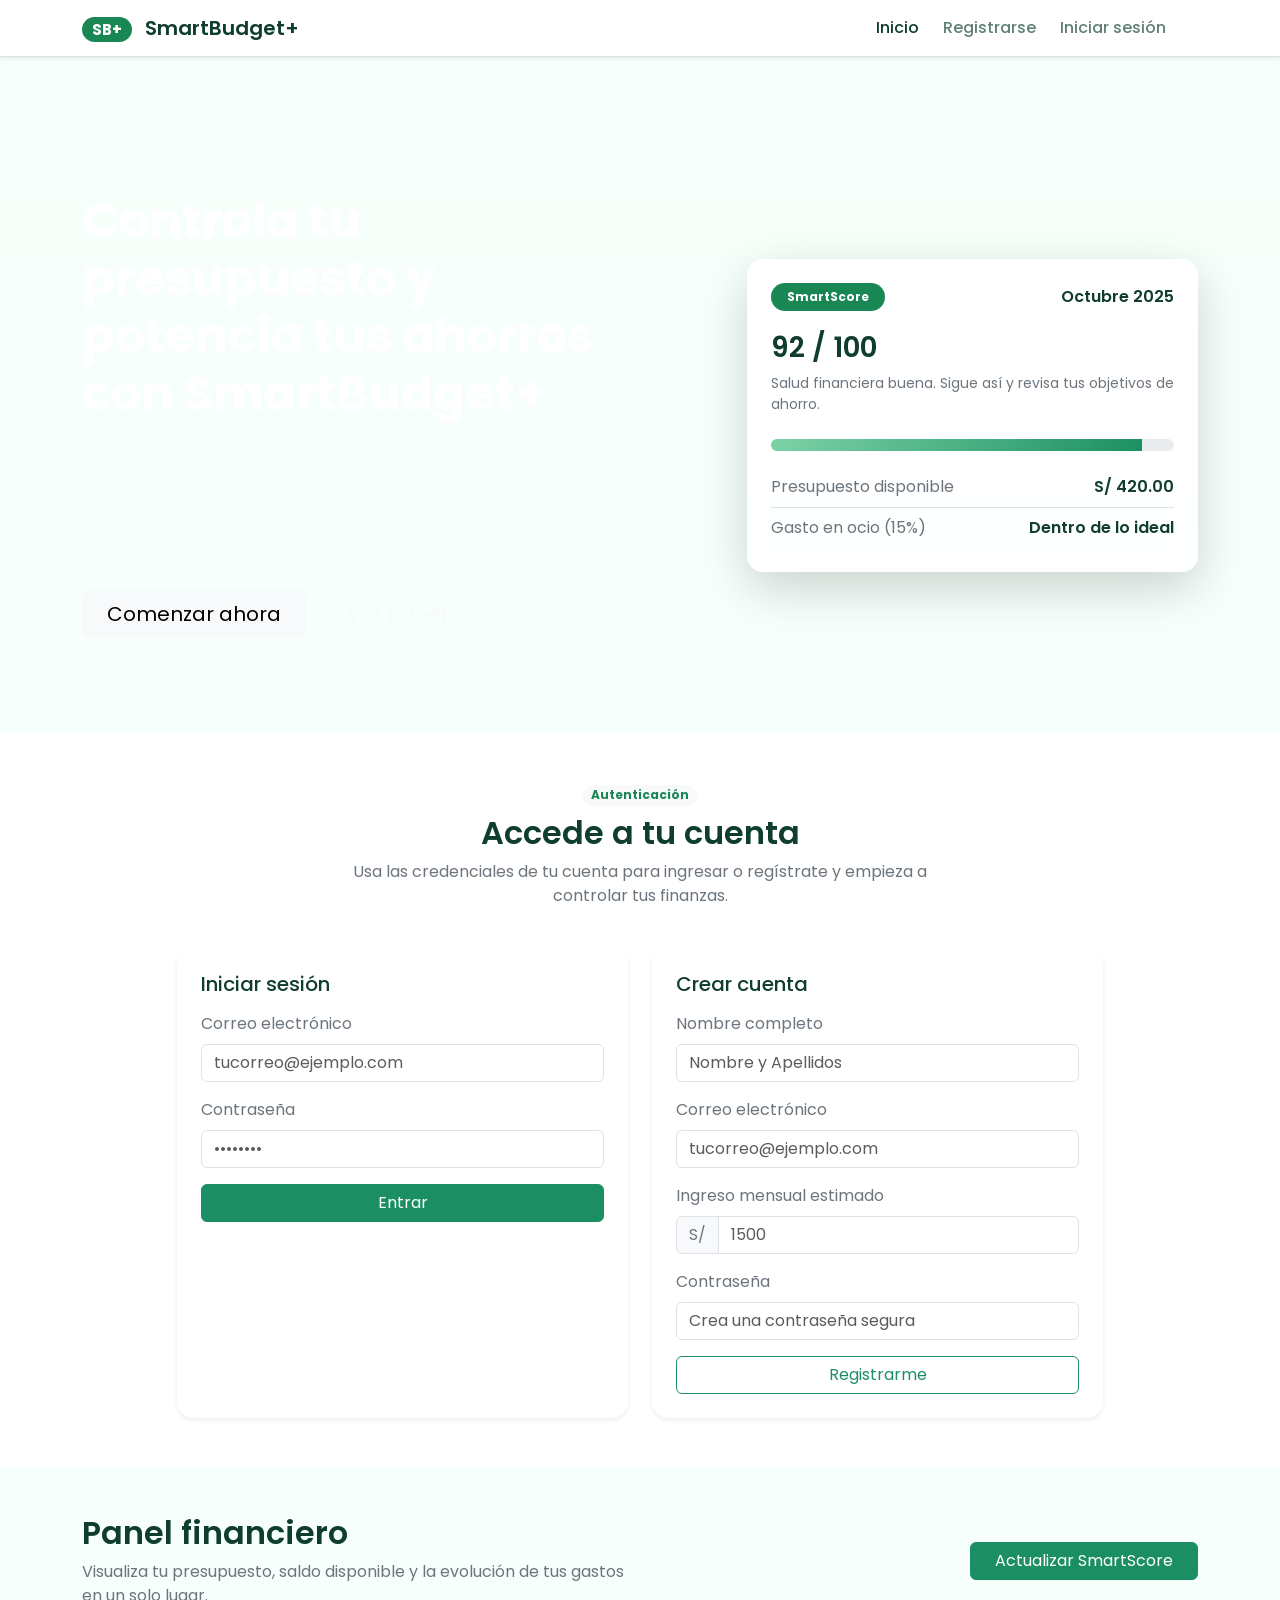
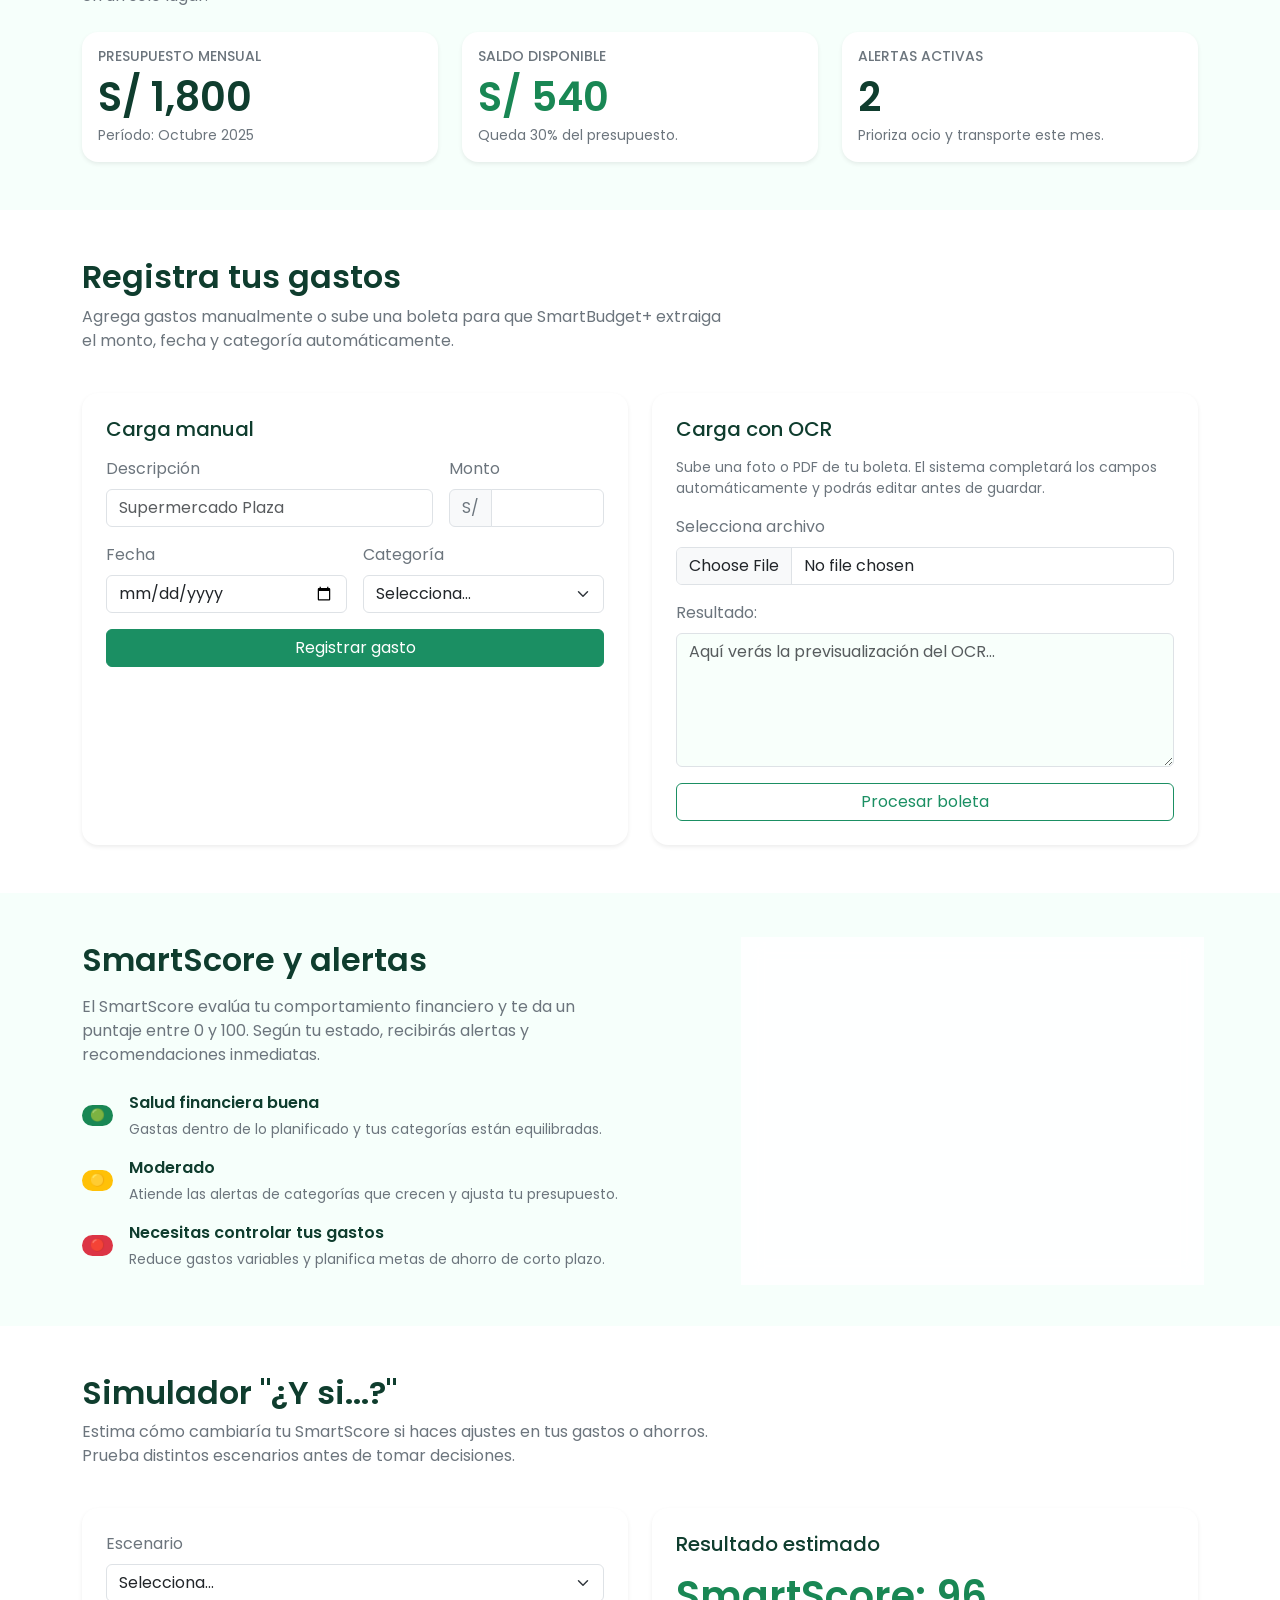
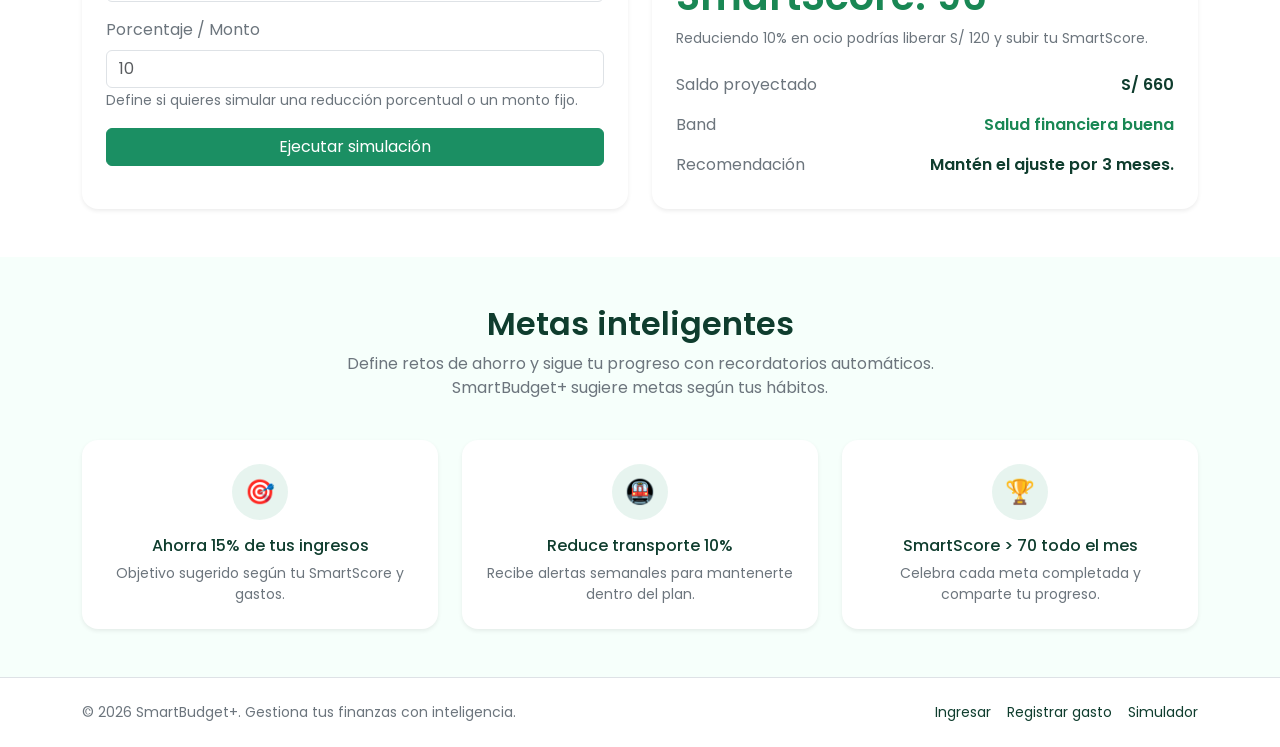
<file: Frontend/index.html>
<!DOCTYPE html>
<html lang="es">

<head>
    <meta charset="UTF-8" />
    <meta http-equiv="X-UA-Compatible" content="IE=edge" />
    <meta name="viewport" content="width=device-width, initial-scale=1.0" />
    <title>SmartBudget+ | Gestor de Ahorros Inteligente</title>
    <link rel="preconnect" href="https://fonts.gstatic.com" crossorigin />
    <link
        href="https://fonts.googleapis.com/css2?family=Poppins:wght@300;400;500;600;700&display=swap"
        rel="stylesheet"
    />
    <link
        href="https://cdn.jsdelivr.net/npm/bootstrap@5.3.3/dist/css/bootstrap.min.css"
        rel="stylesheet"
        integrity="sha384-QWTKZyjpPEjISv5WaRU9OFeRpok6YctnYmDr5pNlyT2bRjXh0JMhjY6hW+ALEwIH"
        crossorigin="anonymous"
    />
    <link rel="stylesheet" href="assets/css/styles.css" />
</head>

<body class="bg-sb-light">
    <nav class="navbar navbar-expand-lg bg-white border-bottom fixed-top shadow-sm">
        <div class="container">
            <a class="navbar-brand fw-semibold text-sb-dark" href="#inicio">
                <span class="badge rounded-pill text-bg-success me-2">SB+</span>
                SmartBudget+
            </a>
            <button class="navbar-toggler" type="button" data-bs-toggle="collapse" data-bs-target="#mainNav"
                aria-controls="mainNav" aria-expanded="false" aria-label="Menú">
                <span class="navbar-toggler-icon"></span>
            </button>
            <div class="collapse navbar-collapse" id="mainNav">
                <ul class="navbar-nav ms-auto gap-2 align-items-lg-center" data-nav-list></ul>
                <div class="ms-lg-4 mt-3 mt-lg-0" data-user-badge></div>
            </div>
        </div>
    </nav>

    <main class="pt-5 mt-5">
        <section id="inicio" class="py-5 bg-gradient">
            <div class="container py-5">
                <div class="row align-items-center g-4">
                    <div class="col-lg-6">
                        <h1 class="display-5 fw-bold text-white mb-4">
                            Controla tu presupuesto y potencia tus ahorros con SmartBudget+
                        </h1>
                        <p class="lead text-white-50">
                            Registra gastos manualmente u obtiene los datos de tus boletas con OCR. Obtén un SmartScore
                            que mide tu salud financiera, recibe alertas inteligentes y simula escenarios para alcanzar tus metas.
                        </p>
                        <div class="d-flex flex-wrap gap-3 mt-4">
                            <a href="#auth" class="btn btn-light btn-lg px-4">Comenzar ahora</a>
                            <a href="#dashboard" class="btn btn-outline-light btn-lg px-4">Ver panel</a>
                        </div>
                    </div>
                    <div class="col-lg-5 ms-auto">
                        <div class="card border-0 shadow-lg glass-card">
                            <div class="card-body p-4">
                                <div class="d-flex align-items-center justify-content-between mb-3">
                                    <span class="badge rounded-pill text-bg-success px-3 py-2">SmartScore</span>
                                    <span class="text-sb-dark fw-semibold">Octubre 2025</span>
                                </div>
                                <p class="fs-3 fw-semibold text-sb-dark mb-1">92 / 100</p>
                                <p class="text-secondary small mb-4">Salud financiera buena. Sigue así y revisa tus objetivos de ahorro.</p>
                                <div class="progress rounded-pill mb-3" style="height: 12px;">
                                    <div class="progress-bar bg-sb-accent" role="progressbar" style="width: 92%;"></div>
                                </div>
                                <ul class="list-unstyled mb-0">
                                    <li class="d-flex justify-content-between align-items-center py-2">
                                        <span class="text-secondary">Presupuesto disponible</span>
                                        <span class="fw-semibold text-sb-dark">S/ 420.00</span>
                                    </li>
                                    <li class="d-flex justify-content-between align-items-center py-2 border-top">
                                        <span class="text-secondary">Gasto en ocio (15%)</span>
                                        <span class="fw-semibold text-sb-dark">Dentro de lo ideal</span>
                                    </li>
                                </ul>
                            </div>
                        </div>
                    </div>
                </div>
            </div>
        </section>

        <section id="auth" class="py-5 bg-white">
            <div class="container">
                <div class="row justify-content-center mb-4">
                    <div class="col-lg-7 text-center">
                        <span class="badge rounded-pill text-bg-light text-success mb-2">Autenticación</span>
                        <h2 class="fw-semibold text-sb-dark">Accede a tu cuenta</h2>
                        <p class="text-secondary">
                            Usa las credenciales de tu cuenta para ingresar o regístrate y empieza a controlar tus finanzas.
                        </p>
                    </div>
                </div>
                <div class="row g-4 justify-content-center">
                    <div class="col-lg-5">
                        <div class="card shadow-sm border-0 h-100">
                            <div class="card-body p-4">
                                <h3 class="h5 text-sb-dark mb-3">Iniciar sesión</h3>
                                <form class="needs-validation" novalidate>
                                    <div class="mb-3">
                                        <label for="loginEmail" class="form-label text-secondary">Correo electrónico</label>
                                        <input type="email" class="form-control" id="loginEmail" placeholder="tucorreo@ejemplo.com" required>
                                    </div>
                                    <div class="mb-3">
                                        <label for="loginPassword" class="form-label text-secondary">Contraseña</label>
                                        <input type="password" class="form-control" id="loginPassword" placeholder="••••••••" required>
                                    </div>
                                    <button type="submit" class="btn btn-success w-100">Entrar</button>
                                </form>
                            </div>
                        </div>
                    </div>
                    <div class="col-lg-5">
                        <div class="card shadow-sm border-0 h-100">
                            <div class="card-body p-4">
                                <h3 class="h5 text-sb-dark mb-3">Crear cuenta</h3>
                                <form class="needs-validation" novalidate>
                                    <div class="mb-3">
                                        <label for="registerName" class="form-label text-secondary">Nombre completo</label>
                                        <input type="text" class="form-control" id="registerName" placeholder="Nombre y Apellidos" required>
                                    </div>
                                    <div class="mb-3">
                                        <label for="registerEmail" class="form-label text-secondary">Correo electrónico</label>
                                        <input type="email" class="form-control" id="registerEmail" placeholder="tucorreo@ejemplo.com" required>
                                    </div>
                                    <div class="mb-3">
                                        <label for="registerIncome" class="form-label text-secondary">Ingreso mensual estimado</label>
                                        <div class="input-group">
                                            <span class="input-group-text text-secondary bg-light">S/</span>
                                            <input type="number" min="0" class="form-control" id="registerIncome" placeholder="1500">
                                        </div>
                                    </div>
                                    <div class="mb-3">
                                        <label for="registerPassword" class="form-label text-secondary">Contraseña</label>
                                        <input type="password" class="form-control" id="registerPassword" placeholder="Crea una contraseña segura" required>
                                    </div>
                                    <button type="submit" class="btn btn-outline-success w-100">Registrarme</button>
                                </form>
                            </div>
                        </div>
                    </div>
                </div>
            </div>
        </section>

        <section id="dashboard" class="py-5 bg-sb-light">
            <div class="container">
                <div class="row justify-content-between align-items-center mb-4">
                    <div class="col-lg-6">
                        <h2 class="fw-semibold text-sb-dark mb-2">Panel financiero</h2>
                        <p class="text-secondary mb-0">
                            Visualiza tu presupuesto, saldo disponible y la evolución de tus gastos en un solo lugar.
                        </p>
                    </div>
                    <div class="col-lg-4 text-lg-end">
                        <button class="btn btn-success px-4">Actualizar SmartScore</button>
                    </div>
                </div>
                <div class="row g-4">
                    <div class="col-md-4">
                        <div class="card border-0 shadow-sm h-100">
                            <div class="card-body">
                                <h5 class="text-secondary text-uppercase small mb-2">Presupuesto mensual</h5>
                                <p class="display-6 fw-semibold text-sb-dark mb-1">S/ 1,800</p>
                                <p class="text-secondary small mb-0">Período: Octubre 2025</p>
                            </div>
                        </div>
                    </div>
                    <div class="col-md-4">
                        <div class="card border-0 shadow-sm h-100">
                            <div class="card-body">
                                <h5 class="text-secondary text-uppercase small mb-2">Saldo disponible</h5>
                                <p class="display-6 fw-semibold text-success mb-1">S/ 540</p>
                                <p class="text-secondary small mb-0">Queda 30% del presupuesto.</p>
                            </div>
                        </div>
                    </div>
                    <div class="col-md-4">
                        <div class="card border-0 shadow-sm h-100">
                            <div class="card-body">
                                <h5 class="text-secondary text-uppercase small mb-2">Alertas activas</h5>
                                <p class="display-6 fw-semibold text-sb-dark mb-1">2</p>
                                <p class="text-secondary small mb-0">Prioriza ocio y transporte este mes.</p>
                            </div>
                        </div>
                    </div>
                </div>
            </div>
        </section>

        <section id="gastos" class="py-5 bg-white">
            <div class="container">
                <div class="row mb-4">
                    <div class="col-lg-7">
                        <h2 class="fw-semibold text-sb-dark mb-2">Registra tus gastos</h2>
                        <p class="text-secondary">
                            Agrega gastos manualmente o sube una boleta para que SmartBudget+ extraiga el monto, fecha y categoría automáticamente.
                        </p>
                    </div>
                </div>
                <div class="row g-4">
                    <div class="col-lg-6">
                        <div class="card border-0 shadow-sm h-100">
                            <div class="card-body p-4">
                                <h3 class="h5 text-sb-dark mb-3">Carga manual</h3>
                                <form class="row g-3 needs-validation" novalidate>
                                    <div class="col-md-8">
                                        <label class="form-label text-secondary">Descripción</label>
                                        <input type="text" class="form-control" placeholder="Supermercado Plaza" required>
                                    </div>
                                    <div class="col-md-4">
                                        <label class="form-label text-secondary">Monto</label>
                                        <div class="input-group">
                                            <span class="input-group-text text-secondary bg-light">S/</span>
                                            <input type="number" min="0" step="0.01" class="form-control" required>
                                        </div>
                                    </div>
                                    <div class="col-md-6">
                                        <label class="form-label text-secondary">Fecha</label>
                                        <input type="date" class="form-control" required>
                                    </div>
                                    <div class="col-md-6">
                                        <label class="form-label text-secondary">Categoría</label>
                                        <select class="form-select" required>
                                            <option value="">Selecciona...</option>
                                            <option value="alimentacion">Alimentación</option>
                                            <option value="transporte">Transporte</option>
                                            <option value="servicios">Servicios</option>
                                            <option value="ocio">Ocio</option>
                                            <option value="salud">Salud</option>
                                            <option value="educacion">Educación</option>
                                            <option value="otros">Otros</option>
                                        </select>
                                    </div>
                                    <div class="col-12">
                                        <button class="btn btn-success w-100">Registrar gasto</button>
                                    </div>
                                </form>
                            </div>
                        </div>
                    </div>
                    <div class="col-lg-6">
                        <div class="card border-0 shadow-sm h-100">
                            <div class="card-body p-4">
                                <h3 class="h5 text-sb-dark mb-3">Carga con OCR</h3>
                                <p class="text-secondary small">
                                    Sube una foto o PDF de tu boleta. El sistema completará los campos automáticamente y podrás editar antes de guardar.
                                </p>
                                <form class="vstack gap-3 needs-validation" novalidate>
                                    <div>
                                        <label class="form-label text-secondary">Selecciona archivo</label>
                                        <input class="form-control" type="file" accept="image/*,.pdf" required>
                                    </div>
                                    <div>
                                        <label class="form-label text-secondary">Resultado:</label>
                                        <textarea class="form-control small" rows="5" placeholder="Aquí verás la previsualización del OCR..." readonly></textarea>
                                    </div>
                                    <button class="btn btn-outline-success">Procesar boleta</button>
                                </form>
                            </div>
                        </div>
                    </div>
                </div>
            </div>
        </section>

        <section id="smart" class="py-5 bg-sb-light">
            <div class="container">
                <div class="row g-4 align-items-center">
                    <div class="col-lg-6">
                        <h2 class="fw-semibold text-sb-dark mb-3">SmartScore y alertas</h2>
                        <p class="text-secondary">
                            El SmartScore evalúa tu comportamiento financiero y te da un puntaje entre 0 y 100.
                            Según tu estado, recibirás alertas y recomendaciones inmediatas.
                        </p>
                        <div class="list-group list-group-flush">
                            <div class="list-group-item bg-transparent px-0 d-flex align-items-center">
                                <span class="badge rounded-pill text-bg-success me-3">🟢</span>
                                <div>
                                    <p class="fw-semibold text-sb-dark mb-1">Salud financiera buena</p>
                                    <p class="text-secondary small mb-0">Gastas dentro de lo planificado y tus categorías están equilibradas.</p>
                                </div>
                            </div>
                            <div class="list-group-item bg-transparent px-0 d-flex align-items-center">
                                <span class="badge rounded-pill text-bg-warning me-3">🟡</span>
                                <div>
                                    <p class="fw-semibold text-sb-dark mb-1">Moderado</p>
                                    <p class="text-secondary small mb-0">Atiende las alertas de categorías que crecen y ajusta tu presupuesto.</p>
                                </div>
                            </div>
                            <div class="list-group-item bg-transparent px-0 d-flex align-items-center">
                                <span class="badge rounded-pill text-bg-danger me-3">🔴</span>
                                <div>
                                    <p class="fw-semibold text-sb-dark mb-1">Necesitas controlar tus gastos</p>
                                    <p class="text-secondary small mb-0">Reduce gastos variables y planifica metas de ahorro de corto plazo.</p>
                                </div>
                            </div>
                        </div>
                    </div>
                    <div class="col-lg-5 ms-lg-auto">
                        <div class="card border-0 shadow-sm glass-card">
                            <div class="card-body p-4">
                                <h5 class="text-secondary text-uppercase small mb-3">Alertas recientes</h5>
                                <div class="alert alert-warning d-flex align-items-start gap-2 mb-3">
                                    <span class="fw-semibold">⚠️ Presupuesto</span>
                                    <span>Te queda 25% del presupuesto mensual.</span>
                                </div>
                                <div class="alert alert-danger d-flex align-items-start gap-2 mb-3">
                                    <span class="fw-semibold">💸 Ocio</span>
                                    <span>El gasto en ocio subió 30% este mes.</span>
                                </div>
                                <div class="alert alert-success d-flex align-items-start gap-2 mb-0">
                                    <span class="fw-semibold">✅ Meta alcanzada</span>
                                    <span>Ahorraste el 15% de tus ingresos en octubre.</span>
                                </div>
                            </div>
                        </div>
                    </div>
                </div>
            </div>
        </section>

        <section id="simulador" class="py-5 bg-white">
            <div class="container">
                <div class="row mb-4">
                    <div class="col-lg-7">
                        <h2 class="fw-semibold text-sb-dark mb-2">Simulador "¿Y si...?"</h2>
                        <p class="text-secondary">
                            Estima cómo cambiaría tu SmartScore si haces ajustes en tus gastos o ahorros. Prueba distintos escenarios antes de tomar decisiones.
                        </p>
                    </div>
                </div>
                <div class="row g-4">
                    <div class="col-lg-6">
                        <div class="card border-0 shadow-sm h-100">
                            <div class="card-body p-4">
                                <form class="vstack gap-3 needs-validation" novalidate>
                                    <div>
                                        <label class="form-label text-secondary">Escenario</label>
                                        <select class="form-select" required>
                                            <option value="">Selecciona...</option>
                                            <option value="reduce_expenses">Reducir gasto en ocio 10%</option>
                                            <option value="increase_savings">Ahorrar S/100 adicionales</option>
                                            <option value="custom">Ajustes personalizados</option>
                                        </select>
                                    </div>
                                    <div>
                                        <label class="form-label text-secondary">Porcentaje / Monto</label>
                                        <input type="number" class="form-control" placeholder="10">
                                        <small class="text-secondary">Define si quieres simular una reducción porcentual o un monto fijo.</small>
                                    </div>
                                    <div class="d-grid">
                                        <button class="btn btn-success">Ejecutar simulación</button>
                                    </div>
                                </form>
                            </div>
                        </div>
                    </div>
                    <div class="col-lg-6">
                        <div class="card border-0 shadow-sm h-100">
                            <div class="card-body p-4">
                                <h3 class="h5 text-sb-dark mb-3">Resultado estimado</h3>
                                <p class="display-6 text-success fw-semibold mb-2">SmartScore: 96</p>
                                <p class="text-secondary small mb-3">Reduciendo 10% en ocio podrías liberar S/ 120 y subir tu SmartScore.</p>
                                <ul class="list-group list-group-flush">
                                    <li class="list-group-item bg-transparent px-0 d-flex justify-content-between">
                                        <span class="text-secondary">Saldo proyectado</span>
                                        <span class="fw-semibold text-sb-dark">S/ 660</span>
                                    </li>
                                    <li class="list-group-item bg-transparent px-0 d-flex justify-content-between">
                                        <span class="text-secondary">Band</span>
                                        <span class="fw-semibold text-success">Salud financiera buena</span>
                                    </li>
                                    <li class="list-group-item bg-transparent px-0 d-flex justify-content-between">
                                        <span class="text-secondary">Recomendación</span>
                                        <span class="fw-semibold text-sb-dark">Mantén el ajuste por 3 meses.</span>
                                    </li>
                                </ul>
                            </div>
                        </div>
                    </div>
                </div>
            </div>
        </section>

        <section id="metas" class="py-5 bg-sb-light">
            <div class="container">
                <div class="row justify-content-center mb-4">
                    <div class="col-lg-7 text-center">
                        <h2 class="fw-semibold text-sb-dark mb-2">Metas inteligentes</h2>
                        <p class="text-secondary">
                            Define retos de ahorro y sigue tu progreso con recordatorios automáticos. SmartBudget+ sugiere metas según tus hábitos.
                        </p>
                    </div>
                </div>
                <div class="row g-4">
                    <div class="col-md-4">
                        <div class="card border-0 shadow-sm h-100">
                            <div class="card-body p-4 text-center">
                                <div class="icon-circle bg-sb-accent-subtle text-sb-dark mb-3">
                                    <span class="fs-4">🎯</span>
                                </div>
                                <h3 class="h6 text-sb-dark mb-2">Ahorra 15% de tus ingresos</h3>
                                <p class="text-secondary small mb-0">Objetivo sugerido según tu SmartScore y gastos.</p>
                            </div>
                        </div>
                    </div>
                    <div class="col-md-4">
                        <div class="card border-0 shadow-sm h-100">
                            <div class="card-body p-4 text-center">
                                <div class="icon-circle bg-sb-accent-subtle text-sb-dark mb-3">
                                    <span class="fs-4">🚇</span>
                                </div>
                                <h3 class="h6 text-sb-dark mb-2">Reduce transporte 10%</h3>
                                <p class="text-secondary small mb-0">Recibe alertas semanales para mantenerte dentro del plan.</p>
                            </div>
                        </div>
                    </div>
                    <div class="col-md-4">
                        <div class="card border-0 shadow-sm h-100">
                            <div class="card-body p-4 text-center">
                                <div class="icon-circle bg-sb-accent-subtle text-sb-dark mb-3">
                                    <span class="fs-4">🏆</span>
                                </div>
                                <h3 class="h6 text-sb-dark mb-2">SmartScore > 70 todo el mes</h3>
                                <p class="text-secondary small mb-0">Celebra cada meta completada y comparte tu progreso.</p>
                            </div>
                        </div>
                    </div>
                </div>
            </div>
        </section>
    </main>

    <footer class="py-4 bg-white border-top">
        <div class="container d-flex flex-column flex-lg-row justify-content-between align-items-center gap-3">
            <p class="mb-0 text-secondary small">
                © <span id="currentYear"></span> SmartBudget+. Gestiona tus finanzas con inteligencia.
            </p>
            <div class="d-flex gap-3 small">
                <a href="#auth" class="text-decoration-none text-sb-dark">Ingresar</a>
                <a href="#gastos" class="text-decoration-none text-sb-dark">Registrar gasto</a>
                <a href="#simulador" class="text-decoration-none text-sb-dark">Simulador</a>
            </div>
        </div>
    </footer>

    <script
        src="https://cdn.jsdelivr.net/npm/bootstrap@5.3.3/dist/js/bootstrap.bundle.min.js"
        integrity="sha384-YvpcrYf0tY3lHB60NNkmXc5s9fDVZLESaAA55NDzOxhy9GkcIdslK1eN7N6jIeHz"
        crossorigin="anonymous"
    ></script>
    <script src="assets/js/core.js"></script>
    <script src="assets/js/app.js"></script>
</body>

</html>
</file>
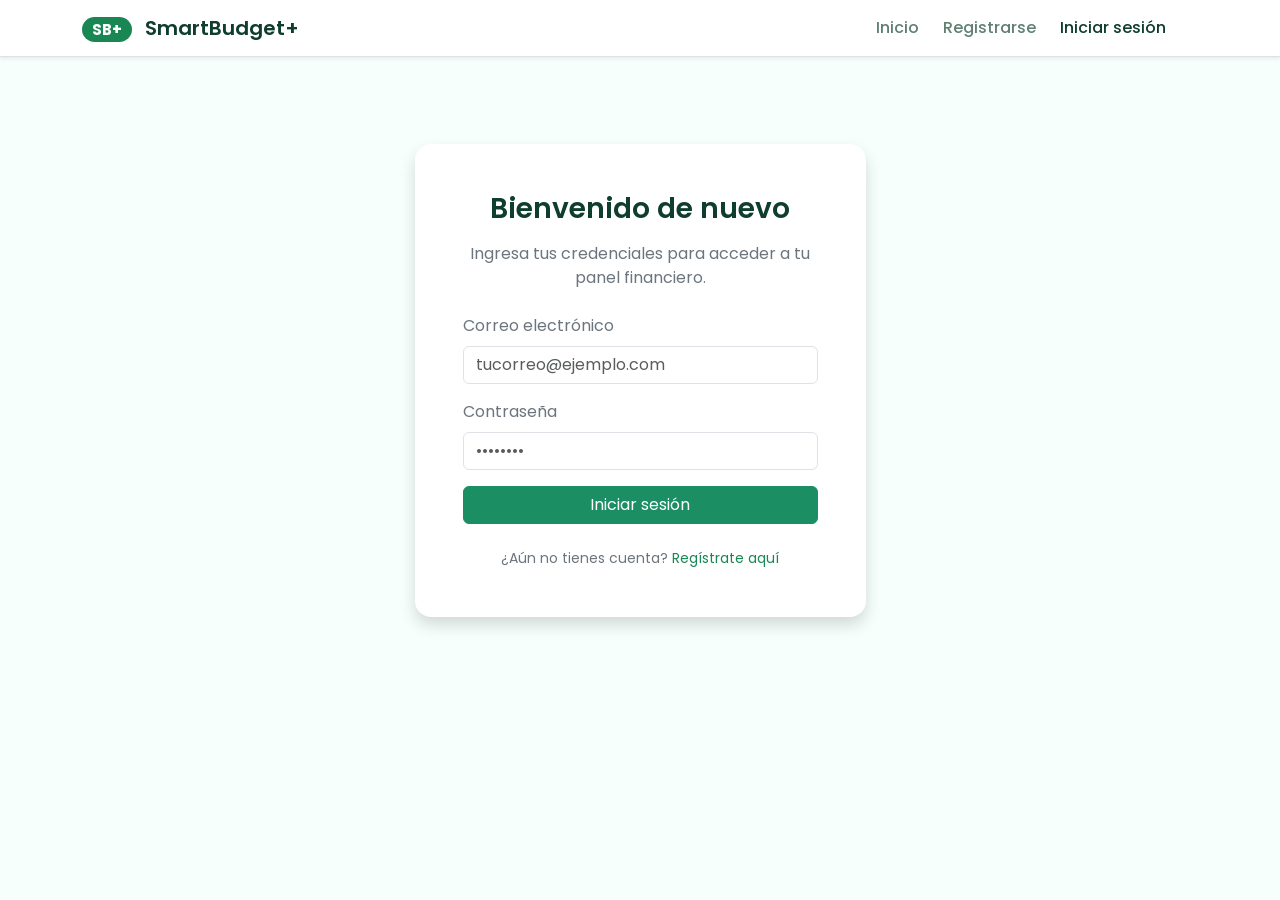
<file: Frontend/pages/login.html>
<!DOCTYPE html>
<html lang="es">

<head>
    <meta charset="UTF-8" />
    <meta name="viewport" content="width=device-width, initial-scale=1.0" />
    <title>SmartBudget+ | Iniciar sesión</title>
    <link
        href="https://fonts.googleapis.com/css2?family=Poppins:wght@300;400;500;600;700&display=swap"
        rel="stylesheet"
    />
    <link
        href="https://cdn.jsdelivr.net/npm/bootstrap@5.3.3/dist/css/bootstrap.min.css"
        rel="stylesheet"
        integrity="sha384-QWTKZyjpPEjISv5WaRU9OFeRpok6YctnYmDr5pNlyT2bRjXh0JMhjY6hW+ALEwIH"
        crossorigin="anonymous"
    />
    <link rel="stylesheet" href="../assets/css/styles.css" />
</head>

<body class="bg-sb-light">
    <nav class="navbar navbar-expand-lg bg-white border-bottom fixed-top shadow-sm">
        <div class="container">
            <a class="navbar-brand fw-semibold text-sb-dark" href="../index.html">
                <span class="badge rounded-pill text-bg-success me-2">SB+</span>
                SmartBudget+
            </a>
            <button class="navbar-toggler" type="button" data-bs-toggle="collapse" data-bs-target="#mainNav"
                aria-controls="mainNav" aria-expanded="false" aria-label="Menú">
                <span class="navbar-toggler-icon"></span>
            </button>
            <div class="collapse navbar-collapse" id="mainNav">
                <ul class="navbar-nav ms-auto gap-2 align-items-lg-center" data-nav-list></ul>
                <div class="ms-lg-4 mt-3 mt-lg-0" data-user-badge></div>
            </div>
        </div>
    </nav>

    <main class="pt-5 mt-5">
        <section class="py-5">
            <div class="container">
                <div class="row justify-content-center">
                    <div class="col-lg-5">
                        <div class="card shadow border-0">
                            <div class="card-body p-4 p-lg-5">
                                <h1 class="h3 fw-semibold text-sb-dark mb-3 text-center">Bienvenido de nuevo</h1>
                                <p class="text-secondary text-center mb-4">
                                    Ingresa tus credenciales para acceder a tu panel financiero.
                                </p>
                                <div id="alertContainer"></div>
                                <form id="loginForm" class="vstack gap-3">
                                    <div>
                                        <label for="email" class="form-label text-secondary">Correo electrónico</label>
                                        <input type="email" class="form-control" id="email" required placeholder="tucorreo@ejemplo.com" />
                                    </div>
                                    <div>
                                        <label for="password" class="form-label text-secondary">Contraseña</label>
                                        <input type="password" class="form-control" id="password" required placeholder="••••••••" />
                                    </div>
                                    <button type="submit" class="btn btn-success w-100">Iniciar sesión</button>
                                </form>
                                <p class="text-center text-secondary small mt-4 mb-0">
                                    ¿Aún no tienes cuenta?
                                    <a href="register.html" class="text-decoration-none text-success">Regístrate aquí</a>
                                </p>
                            </div>
                        </div>
                    </div>
                </div>
            </div>
        </section>
    </main>

    <script
        src="https://cdn.jsdelivr.net/npm/bootstrap@5.3.3/dist/js/bootstrap.bundle.min.js"
        integrity="sha384-YvpcrYf0tY3lHB60NNkmXc5s9fDVZLESaAA55NDzOxhy9GkcIdslK1eN7N6jIeHz"
        crossorigin="anonymous"
    ></script>
    <script src="../assets/js/core.js"></script>
    <script src="../assets/js/login.js"></script>
</body>

</html>
</file>
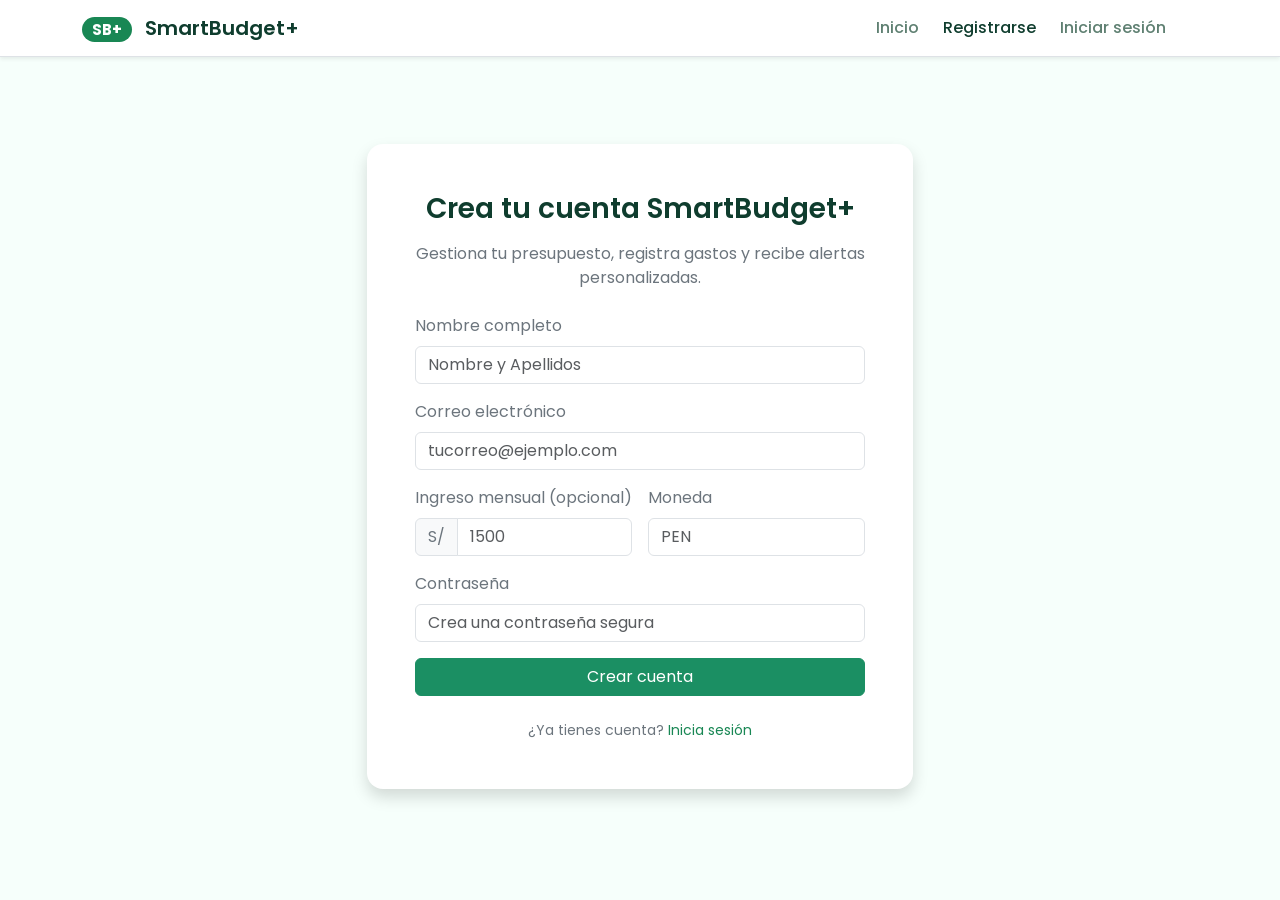
<file: Frontend/pages/register.html>
<!DOCTYPE html>
<html lang="es">

<head>
    <meta charset="UTF-8" />
    <meta name="viewport" content="width=device-width, initial-scale=1.0" />
    <title>SmartBudget+ | Crear cuenta</title>
    <link
        href="https://fonts.googleapis.com/css2?family=Poppins:wght@300;400;500;600;700&display=swap"
        rel="stylesheet"
    />
    <link
        href="https://cdn.jsdelivr.net/npm/bootstrap@5.3.3/dist/css/bootstrap.min.css"
        rel="stylesheet"
        integrity="sha384-QWTKZyjpPEjISv5WaRU9OFeRpok6YctnYmDr5pNlyT2bRjXh0JMhjY6hW+ALEwIH"
        crossorigin="anonymous"
    />
    <link rel="stylesheet" href="../assets/css/styles.css" />
</head>

<body class="bg-sb-light">
    <nav class="navbar navbar-expand-lg bg-white border-bottom fixed-top shadow-sm">
        <div class="container">
            <a class="navbar-brand fw-semibold text-sb-dark" href="../index.html">
                <span class="badge rounded-pill text-bg-success me-2">SB+</span>
                SmartBudget+
            </a>
            <button class="navbar-toggler" type="button" data-bs-toggle="collapse" data-bs-target="#mainNav"
                aria-controls="mainNav" aria-expanded="false" aria-label="Menú">
                <span class="navbar-toggler-icon"></span>
            </button>
            <div class="collapse navbar-collapse" id="mainNav">
                <ul class="navbar-nav ms-auto gap-2 align-items-lg-center" data-nav-list></ul>
                <div class="ms-lg-4 mt-3 mt-lg-0" data-user-badge></div>
            </div>
        </div>
    </nav>

    <main class="pt-5 mt-5">
        <section class="py-5">
            <div class="container">
                <div class="row justify-content-center">
                    <div class="col-lg-6">
                        <div class="card shadow border-0">
                            <div class="card-body p-4 p-lg-5">
                                <h1 class="h3 fw-semibold text-sb-dark mb-3 text-center">Crea tu cuenta SmartBudget+</h1>
                                <p class="text-secondary text-center mb-4">
                                    Gestiona tu presupuesto, registra gastos y recibe alertas personalizadas.
                                </p>
                                <div id="alertContainer"></div>
                                <form id="registerForm" class="row g-3">
                                    <div class="col-12">
                                        <label for="full_name" class="form-label text-secondary">Nombre completo</label>
                                        <input type="text" class="form-control" id="full_name" required placeholder="Nombre y Apellidos" />
                                    </div>
                                    <div class="col-12">
                                        <label for="email" class="form-label text-secondary">Correo electrónico</label>
                                        <input type="email" class="form-control" id="email" required placeholder="tucorreo@ejemplo.com" />
                                    </div>
                                    <div class="col-md-6">
                                        <label for="monthly_income" class="form-label text-secondary">Ingreso mensual (opcional)</label>
                                        <div class="input-group">
                                            <span class="input-group-text bg-light text-secondary">S/</span>
                                            <input type="number" min="0" class="form-control" id="monthly_income" placeholder="1500" />
                                        </div>
                                    </div>
                                    <div class="col-md-6">
                                        <label for="default_currency" class="form-label text-secondary">Moneda</label>
                                        <input type="text" class="form-control" id="default_currency" maxlength="3" placeholder="PEN" />
                                    </div>
                                    <div class="col-12">
                                        <label for="password" class="form-label text-secondary">Contraseña</label>
                                        <input type="password" class="form-control" id="password" required placeholder="Crea una contraseña segura" />
                                    </div>
                                    <div class="col-12">
                                        <button type="submit" class="btn btn-success w-100">Crear cuenta</button>
                                    </div>
                                </form>
                                <p class="text-center text-secondary small mt-4 mb-0">
                                    ¿Ya tienes cuenta?
                                    <a href="login.html" class="text-decoration-none text-success">Inicia sesión</a>
                                </p>
                            </div>
                        </div>
                    </div>
                </div>
            </div>
        </section>
    </main>

    <script
        src="https://cdn.jsdelivr.net/npm/bootstrap@5.3.3/dist/js/bootstrap.bundle.min.js"
        integrity="sha384-YvpcrYf0tY3lHB60NNkmXc5s9fDVZLESaAA55NDzOxhy9GkcIdslK1eN7N6jIeHz"
        crossorigin="anonymous"
    ></script>
    <script src="../assets/js/core.js"></script>
    <script src="../assets/js/register.js"></script>
</body>

</html>
</file>
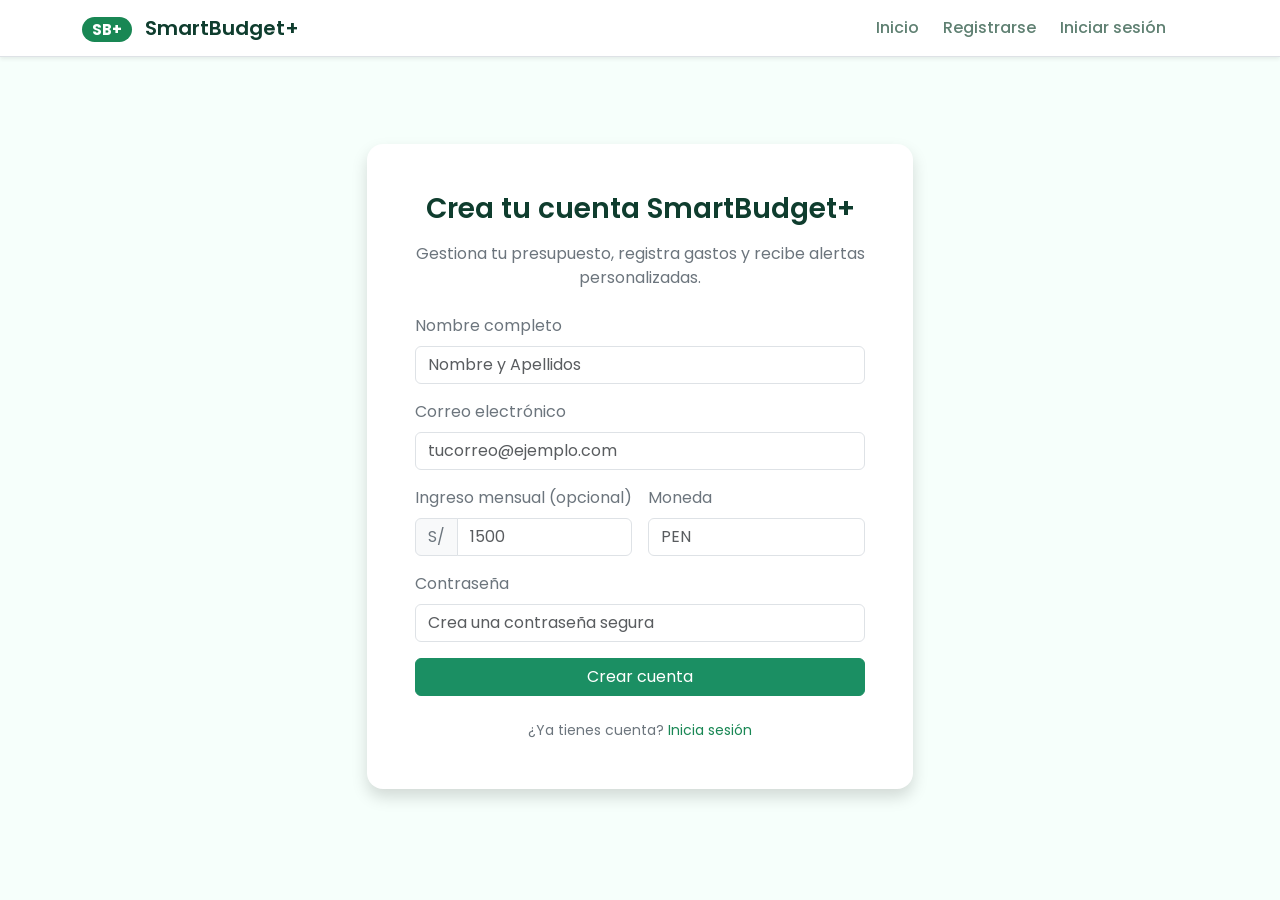
<file: Frontend/pages/registro.html>
<!DOCTYPE html>
<html lang="es">

<head>
    <meta charset="UTF-8" />
    <meta name="viewport" content="width=device-width, initial-scale=1.0" />
    <title>SmartBudget+ | Crear cuenta</title>
    <link
        href="https://fonts.googleapis.com/css2?family=Poppins:wght@300;400;500;600;700&display=swap"
        rel="stylesheet"
    />
    <link
        href="https://cdn.jsdelivr.net/npm/bootstrap@5.3.3/dist/css/bootstrap.min.css"
        rel="stylesheet"
        integrity="sha384-QWTKZyjpPEjISv5WaRU9OFeRpok6YctnYmDr5pNlyT2bRjXh0JMhjY6hW+ALEwIH"
        crossorigin="anonymous"
    />
    <link rel="stylesheet" href="../assets/css/styles.css" />
</head>

<body class="bg-sb-light">
    <nav class="navbar navbar-expand-lg bg-white border-bottom fixed-top shadow-sm">
        <div class="container">
            <a class="navbar-brand fw-semibold text-sb-dark" href="../index.html">
                <span class="badge rounded-pill text-bg-success me-2">SB+</span>
                SmartBudget+
            </a>
            <button class="navbar-toggler" type="button" data-bs-toggle="collapse" data-bs-target="#mainNav"
                aria-controls="mainNav" aria-expanded="false" aria-label="Menú">
                <span class="navbar-toggler-icon"></span>
            </button>
            <div class="collapse navbar-collapse" id="mainNav">
                <ul class="navbar-nav ms-auto gap-2 align-items-lg-center" data-nav-list></ul>
                <div class="ms-lg-4 mt-3 mt-lg-0" data-user-badge></div>
            </div>
        </div>
    </nav>

    <main class="pt-5 mt-5">
        <section class="py-5">
            <div class="container">
                <div class="row justify-content-center">
                    <div class="col-lg-6">
                        <div class="card shadow border-0">
                            <div class="card-body p-4 p-lg-5">
                                <h1 class="h3 fw-semibold text-sb-dark mb-3 text-center">Crea tu cuenta SmartBudget+</h1>
                                <p class="text-secondary text-center mb-4">
                                    Gestiona tu presupuesto, registra gastos y recibe alertas personalizadas.
                                </p>
                                <div id="alertContainer"></div>
                                <form id="registerForm" class="row g-3">
                                    <div class="col-12">
                                        <label for="full_name" class="form-label text-secondary">Nombre completo</label>
                                        <input type="text" class="form-control" id="full_name" required placeholder="Nombre y Apellidos" />
                                    </div>
                                    <div class="col-12">
                                        <label for="email" class="form-label text-secondary">Correo electrónico</label>
                                        <input type="email" class="form-control" id="email" required placeholder="tucorreo@ejemplo.com" />
                                    </div>
                                    <div class="col-md-6">
                                        <label for="monthly_income" class="form-label text-secondary">Ingreso mensual (opcional)</label>
                                        <div class="input-group">
                                            <span class="input-group-text bg-light text-secondary">S/</span>
                                            <input type="number" min="0" class="form-control" id="monthly_income" placeholder="1500" />
                                        </div>
                                    </div>
                                    <div class="col-md-6">
                                        <label for="default_currency" class="form-label text-secondary">Moneda</label>
                                        <input type="text" class="form-control" id="default_currency" maxlength="3" placeholder="PEN" />
                                    </div>
                                    <div class="col-12">
                                        <label for="password" class="form-label text-secondary">Contraseña</label>
                                        <input type="password" class="form-control" id="password" required placeholder="Crea una contraseña segura" />
                                    </div>
                                    <div class="col-12">
                                        <button type="submit" class="btn btn-success w-100">Crear cuenta</button>
                                    </div>
                                </form>
                                <p class="text-center text-secondary small mt-4 mb-0">
                                    ¿Ya tienes cuenta?
                                    <a href="login.html" class="text-decoration-none text-success">Inicia sesión</a>
                                </p>
                            </div>
                        </div>
                    </div>
                </div>
            </div>
        </section>
    </main>

    <script
        src="https://cdn.jsdelivr.net/npm/bootstrap@5.3.3/dist/js/bootstrap.bundle.min.js"
        integrity="sha384-YvpcrYf0tY3lHB60NNkmXc5s9fDVZLESaAA55NDzOxhy9GkcIdslK1eN7N6jIeHz"
        crossorigin="anonymous"
    ></script>
    <script src="../assets/js/core.js"></script>
    <script src="../assets/js/registro.js"></script>
</body>

</html>
</file>
<file: Frontend/assets/css/styles.css>
:root {
    --sb-primary: #1b8f63;
    --sb-secondary: #7dd3a7;
    --sb-dark: #0f3d2e;
    --sb-light: #f6fffb;
    --sb-muted: #5f8072;
}

body {
    font-family: "Poppins", system-ui, -apple-system, BlinkMacSystemFont, "Segoe UI", sans-serif;
    background-color: var(--sb-light);
    color: var(--sb-dark);
}

.text-sb-dark {
    color: var(--sb-dark) !important;
}

.bg-sb-light {
    background-color: var(--sb-light) !important;
}

.bg-sb-accent {
    background: linear-gradient(135deg, var(--sb-primary), #0fb67a);
}

.bg-sb-accent-subtle {
    background-color: rgba(27, 143, 99, 0.1);
}

.bg-gradient {
    background: linear-gradient(130deg, #0c4d34, #1b8f63);
}

.glass-card {
    background: rgba(255, 255, 255, 0.9);
    backdrop-filter: blur(8px);
    border-radius: 1rem;
}

.navbar .nav-link {
    color: var(--sb-muted);
    font-weight: 500;
}

.navbar .nav-link:hover,
.navbar .nav-link:focus,
.navbar .nav-link.active {
    color: var(--sb-dark);
}

.btn-success {
    background-color: var(--sb-primary);
    border-color: var(--sb-primary);
}

.btn-success:hover,
.btn-success:focus {
    background-color: #157a4f;
    border-color: #157a4f;
}

.btn-outline-success {
    color: var(--sb-primary);
    border-color: var(--sb-primary);
}

.btn-outline-success:hover,
.btn-outline-success:focus {
    background-color: var(--sb-primary);
    border-color: var(--sb-primary);
    color: #fff;
}

.progress-bar.bg-sb-accent {
    background: linear-gradient(135deg, var(--sb-secondary), var(--sb-primary));
}

.icon-circle {
    width: 3.5rem;
    height: 3.5rem;
    border-radius: 50%;
    display: grid;
    place-items: center;
    margin: 0 auto;
}

.list-group-item {
    border: 0;
}

.card {
    border-radius: 1rem;
}

textarea[readonly] {
    background-color: #f8fffb;
}

footer {
    background-color: #fff;
}

@media (max-width: 991px) {
    .navbar .nav-link {
        padding: 0.5rem 0;
    }
}
</file>
